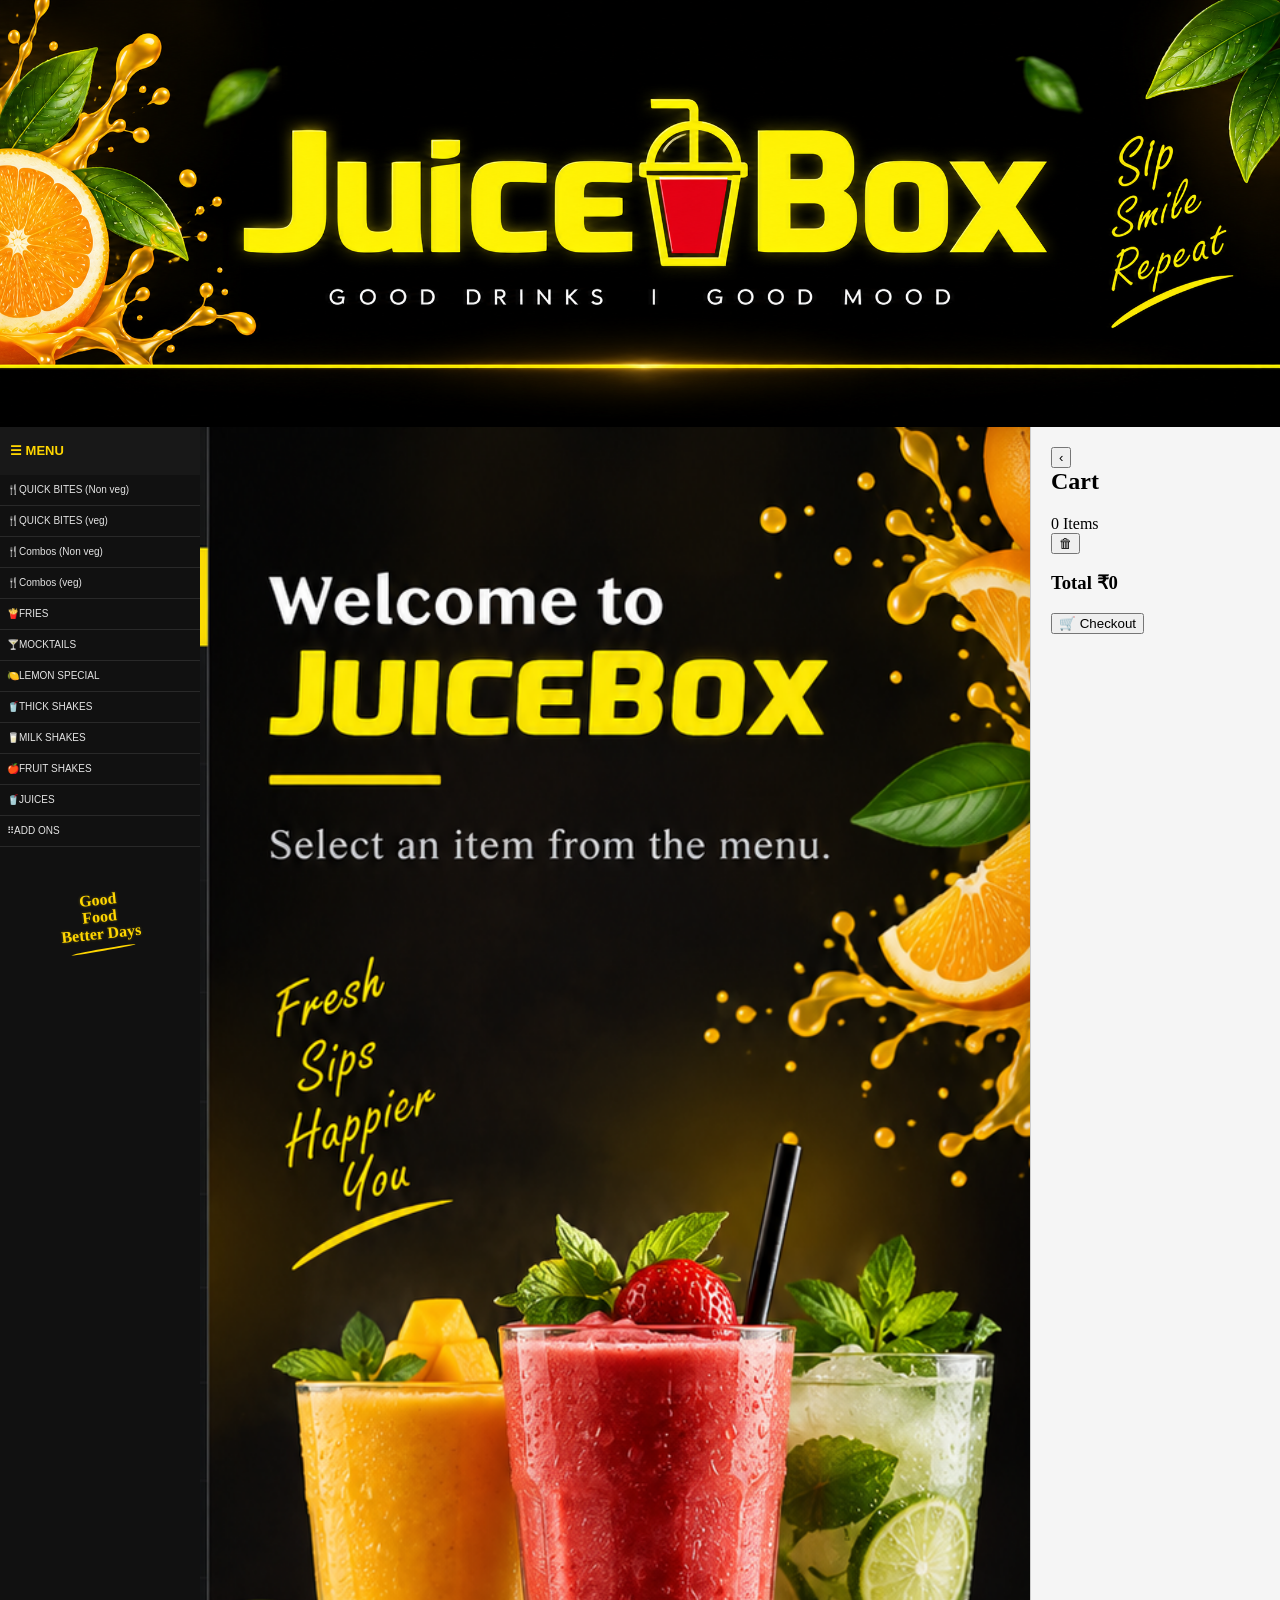
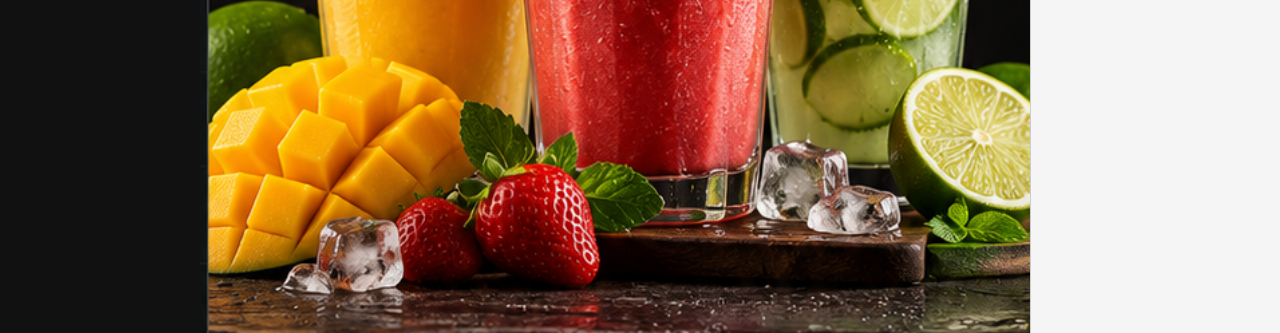
<file: index.html>
<!DOCTYPE html>
<html>

<head>
    <meta name="viewport" content="width=device-width, initial-scale=1.0">
    <title>Juice Box</title>
    <link rel="stylesheet" href="style.css">
</head>

<body>

    <!-- Top Header -->
    <section class="tophead">
        <img src="images/Logo/logobanner.png" alt="amlap">
    </section>

    <!-- Moving Welcome Text -->
    

    <!-- Main Area -->
    <div class="layout">

        <!-- Left Menu -->
        <aside class="side-menu">

            <h3>☰ MENU</h3>
            
            <a href="#">🍴QUICK BITES (Non veg)</a>
            <a href="#">🍴QUICK BITES (veg)</a>
            <a href="#">🍴Combos (Non veg)</a>
            <a href="#">🍴Combos (veg)</a>
            <a href="#">🍟FRIES</a>
            <a href="#"id="mocktailsButton">🍸MOCKTAILS</a>
            <a href="#"id="lemonspecialButton">🍋LEMON SPECIAL</a>
            <a href="#"id="thickshakesButton">🥤THICK SHAKES</a>
            <a href="#"id="milkshakesButton">🥛MILK SHAKES</a>
            <a href="#"id="fruitshakesButton">🍎FRUIT SHAKES</a>
            <a href="#" id="juiceButton">🥤JUICES</a>
            <a href="#">⠿ADD ONS</a>
            <div class="menu-tagline">
                <span>Good</span>
                <span>Food</span>
                <span>Better Days</span>
            </div>

        </aside>

        <!-- Main Content -->
        <!-- Main Content -->
<main class="main-content" id="mainContent">

    <div id="shopStatusMessage" class="shop-status-message"></div>

    <img src="images/Logo/juicebox_main_content.png" alt="JuiceBox">

</main>
        <aside class="cart" id="cart">

    <div class="cart-header">
        <button class="back-cart" onclick="closeCart()">‹</button>
        <div>
            <h2>Cart</h2>
            <span id="cartItemCount">0 Items</span>
        </div>

        <button class="clear-cart" onclick="clearCart()">🗑</button>
    </div>

    <div id="cartItems"></div>

    <div class="cart-total">
        <h3>
            <span>Total</span>
            <span>₹<span id="cartTotal">0</span></span>
        </h3>
    </div>

    <button id="checkoutButton" class="checkout-button">
        🛒 Checkout
    </button>
    <div id="billSection" style="display: none;">
        <button id="generateBillButton" class="generate-bill-button">
            🧾 Generate Bill
        </button>
    </div>

</aside>


<!-- Mobile Cart Bar -->
<div class="cart-mobile-bar" id="mobileCartBar" onclick="openCart()">

    <span class="cart-mobile-count" id="mobileCartCount">
        0 Items added
    </span>

    <span class="cart-mobile-view">
        View Cart ›
    </span>

</div>

    </div>
<script src="java.js"></script>
</body>

</html>
</file>
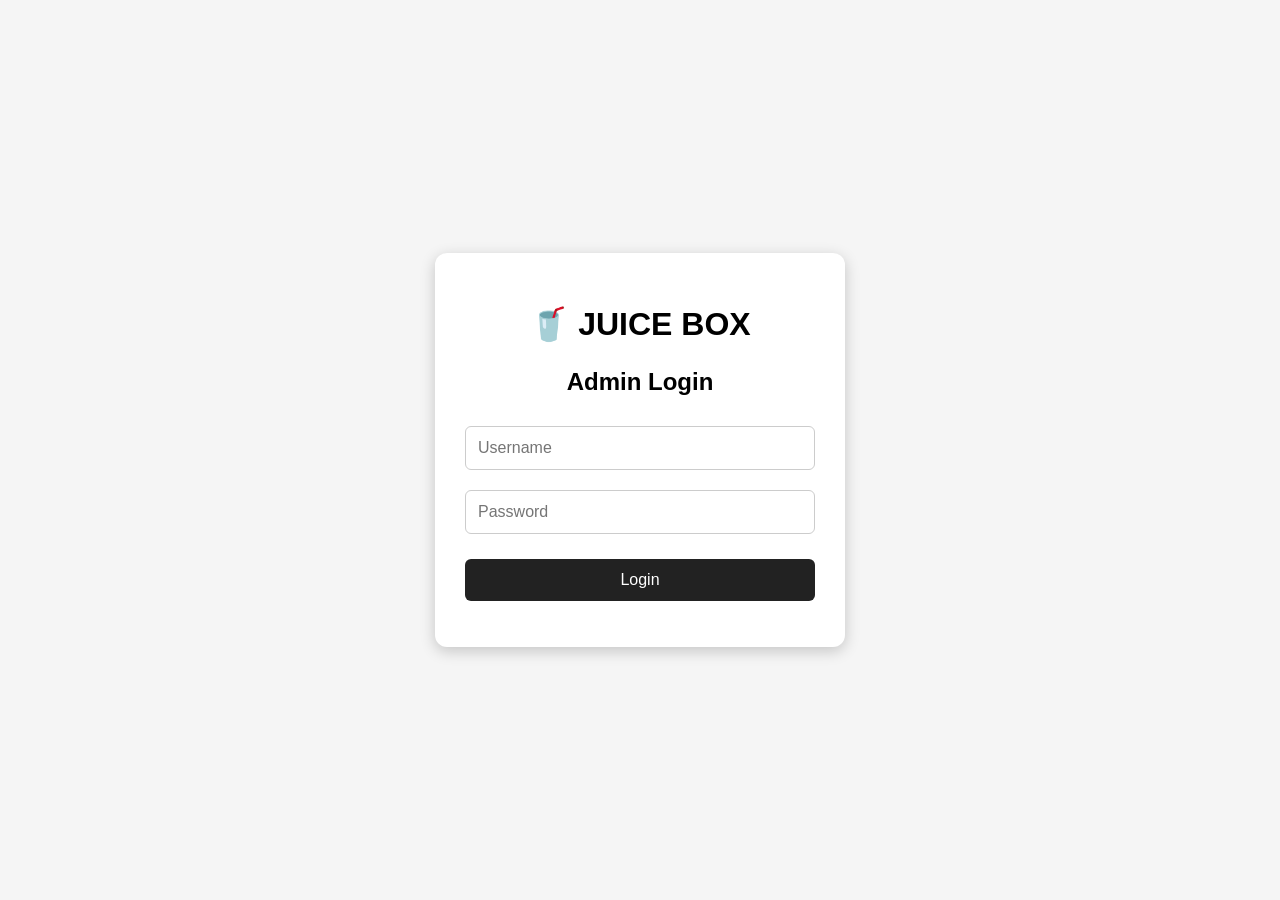
<file: login.html>
<!DOCTYPE html>
<html>
<head>
    <title>Juice Box Login</title>

    <style>
        body {
            margin: 0;
            font-family: Arial, sans-serif;
            background: #f5f5f5;

            display: flex;
            justify-content: center;
            align-items: center;

            height: 100vh;
        }

        .login-box {
            background: white;
            width: 350px;
            padding: 30px;
            border-radius: 12px;

            box-shadow: 0 4px 15px rgba(0, 0, 0, 0.2);

            text-align: center;
        }

        .login-box h1 {
            margin-bottom: 25px;
        }

        .login-box input {
            width: 100%;
            box-sizing: border-box;

            padding: 12px;
            margin: 10px 0;

            border: 1px solid #ccc;
            border-radius: 6px;

            font-size: 16px;
        }

        .login-box button {
            width: 100%;

            padding: 12px;
            margin-top: 15px;

            border: none;
            border-radius: 6px;

            background: #222;
            color: white;

            font-size: 16px;
            cursor: pointer;
        }

        .login-box button:hover {
            background: #444;
        }

        #message {
            margin-top: 15px;
            color: red;
        }
    </style>
</head>

<body>

    <div class="login-box">

        <h1>🥤 JUICE BOX</h1>

        <h2>Admin Login</h2>

        <input
            type="text"
            id="username"
            placeholder="Username"
        >

        <input
            type="password"
            id="password"
            placeholder="Password"
        >

        <button id="loginButton">
            Login
        </button>

        <p id="message"></p>

    </div>


    <script>

        document.getElementById("loginButton").addEventListener("click", function() {

            const username =
                document.getElementById("username").value;

            const password =
                document.getElementById("password").value;


            if (username === "" || password === "") {

                document.getElementById("message").textContent =
                    "Please enter username and password.";

                return;
            }


            fetch("http://127.0.0.1:5000/api/login", {

                method: "POST",

                headers: {
                    "Content-Type": "application/json"
                },

                body: JSON.stringify({
                    username: username,
                    password: password
                })

            })

            .then(response => response.json())

            .then(data => {

                if (data.message === "Login successful") {

                    if (data.user.role === "server_admin") {

                        window.location.href = "server-admin.html";

                    }
                    else if (data.user.role === "shop_owner") {

                        window.location.href = "shop-owner.html";

                    }

                }
                else {

                    document.getElementById("message").textContent =
                        data.message;

                }

            })

            .catch(error => {

                console.error("Login error:", error);

                document.getElementById("message").textContent =
                    "Unable to connect to server.";

            });

        });

    </script>

</body>
</html>
</file>
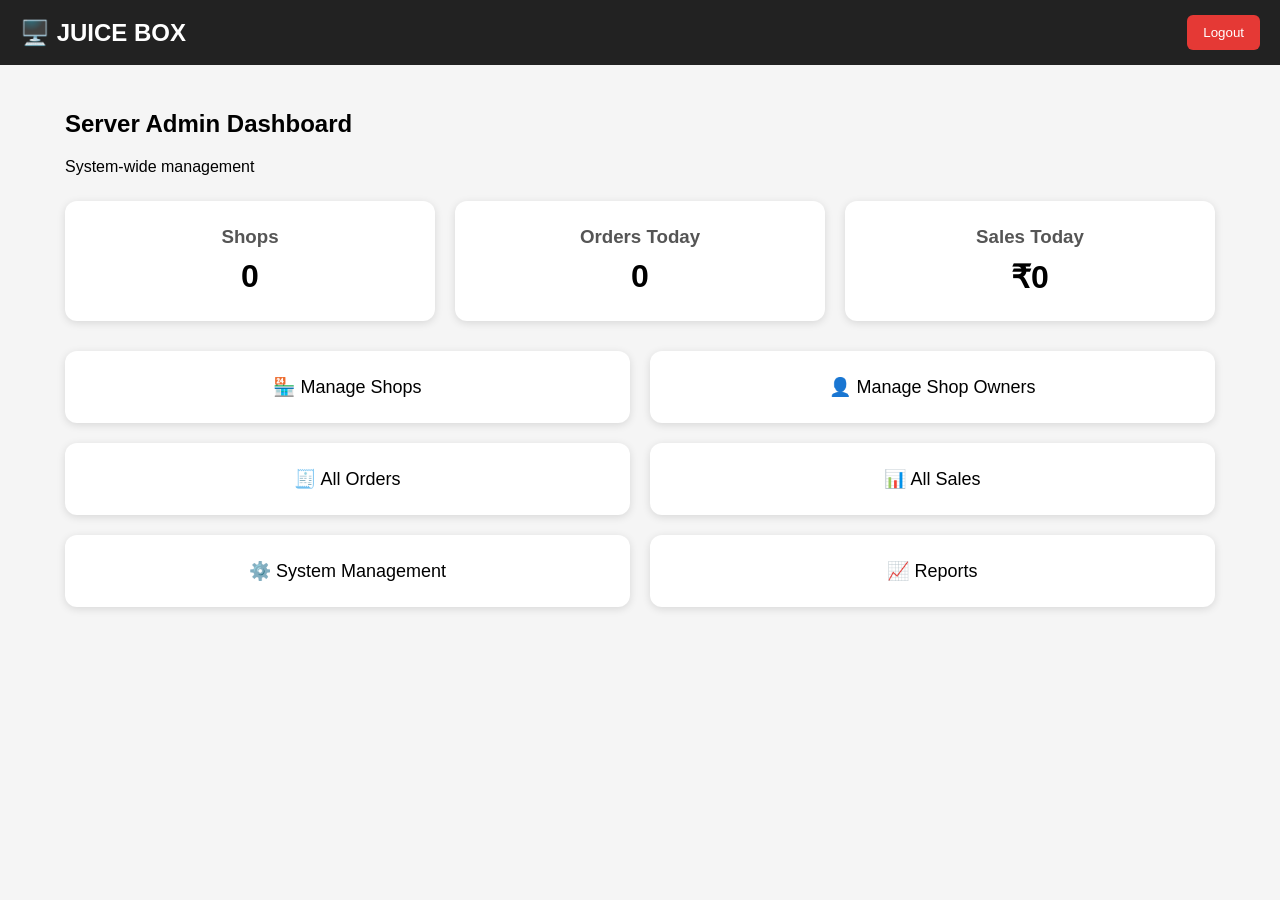
<file: server-admin.html>
<!DOCTYPE html>
<html>

<head>

    <meta charset="UTF-8">

    <meta name="viewport" content="width=device-width, initial-scale=1.0">

    <title>Juice Box - Server Admin</title>

    <style>

        * {
            box-sizing: border-box;
        }

        body {
            margin: 0;
            font-family: Arial, sans-serif;
            background: #f5f5f5;
        }

        /* HEADER */

        .header {
            background: #222;
            color: white;

            padding: 15px 20px;

            display: flex;
            justify-content: space-between;
            align-items: center;
        }

        .header h2 {
            margin: 0;
        }

        .logout-button {
            background: #e53935;
            color: white;

            border: none;
            padding: 10px 16px;

            border-radius: 6px;

            cursor: pointer;
        }


        /* MAIN */

        .main {
            max-width: 1200px;
            margin: auto;

            padding: 25px;
        }


        .welcome {
            margin-bottom: 25px;
        }


        /* SUMMARY */

        .summary {
            display: grid;

            grid-template-columns: repeat(3, 1fr);

            gap: 20px;

            margin-bottom: 30px;
        }


        .card {
            background: white;

            padding: 25px;

            border-radius: 12px;

            text-align: center;

            box-shadow: 0 2px 8px rgba(0,0,0,0.12);
        }


        .card h3 {
            margin: 0 0 10px;

            color: #555;
        }


        .card h1 {
            margin: 0;
        }


        /* MENU */

        .menu {
            display: grid;

            grid-template-columns: repeat(2, 1fr);

            gap: 20px;
        }


        .menu-button {
            background: white;

            border: none;

            padding: 25px;

            border-radius: 12px;

            font-size: 18px;

            cursor: pointer;

            box-shadow: 0 2px 8px rgba(0,0,0,0.12);
        }


        .menu-button:hover {
            background: #eeeeee;
        }


        /* MOBILE */

        @media (max-width: 600px) {

            .header {
                padding: 12px 15px;
            }

            .header h2 {
                font-size: 18px;
            }

            .main {
                padding: 15px;
            }

            .summary {
                grid-template-columns: 1fr;
            }

            .menu {
                grid-template-columns: 1fr;
            }

        }


        /* TABLET */

        @media (min-width: 601px) and (max-width: 900px) {

            .summary {
                grid-template-columns: repeat(2, 1fr);
            }

        }
        .shops-section {
    background: white;
    margin-top: 30px;
    padding: 25px;
    border-radius: 12px;

    box-shadow: 0 2px 8px rgba(0,0,0,0.12);
}

.shop-card {
    border: 1px solid #ddd;
    border-radius: 10px;

    padding: 20px;
    margin-top: 15px;
}

.shop-card h3 {
    margin-top: 0;
}

    </style>

</head>


<body>


    <!-- HEADER -->

    <div class="header">

        <h2>🖥️ JUICE BOX</h2>

        <button class="logout-button" onclick="logout()">
            Logout
        </button>

    </div>


    <!-- MAIN -->

    <div class="main">


        <div class="welcome">

            <h2>Server Admin Dashboard</h2>

            <p>
                System-wide management
            </p>

        </div>


        <!-- SUMMARY -->

        <div class="summary">


            <div class="card">

                <h3>Shops</h3>

                <h1 id="shopCount">
                    0
                </h1>

            </div>


            <div class="card">

                <h3>Orders Today</h3>

                <h1 id="ordersToday">
                    0
                </h1>

            </div>


            <div class="card">

                <h3>Sales Today</h3>

                <h1>
                    ₹<span id="salesToday">0</span>
                </h1>

            </div>


        </div>


        <!-- MENU -->

        <div class="menu">


            <button class="menu-button" onclick="loadShops()">
    🏪 Manage Shops
</button>


            <button class="menu-button" onclick="loadShopOwners()">
    👤 Manage Shop Owners
</button>


            <button class="menu-button" onclick="loadOrders()">
    🧾 All Orders
</button>


            <button class="menu-button">
                📊 All Sales
            </button>


            <button class="menu-button">
                ⚙️ System Management
            </button>


            <button class="menu-button">
                📈 Reports
            </button>


                </div>


        <div id="shopsSection" class="shops-section" style="display: none;">

    <h2>🏪 Manage Shops</h2>

    <div id="shopsList">
        Loading shops...
    </div>

</div>


<div id="ownersSection" class="shops-section" style="display: none;">

    <h2>👤 Manage Shop Owners</h2>

    <div id="ownersList">
        Loading shop owners...
    </div>

</div>
<div id="ordersSection" class="shops-section" style="display: none;">

    <h2>🧾 All Orders</h2>

    <div id="ordersList">
        Loading orders...
    </div>

</div>

    </div>


    <script>


        /* LOAD TODAY'S SALES */

        fetch("http://127.0.0.1:5000/api/admin/today")

            .then(response => response.json())

            .then(data => {

                document.getElementById("ordersToday").textContent =
                    data.orders;

                document.getElementById("salesToday").textContent =
                    data.sales;

            })

            .catch(error => {

                console.error(
                    "Error loading summary:",
                    error
                );

            });


        /* LOGOUT */

        function logout() {

            window.location.href = "login.html";

        }
        function loadShops() {
            

    const shopsSection =
        document.getElementById("shopsSection");

    const shopsList =
        document.getElementById("shopsList");

    shopsSection.style.display = "block";

    shopsList.innerHTML = "Loading shops...";


    fetch("http://127.0.0.1:5000/api/admin/shops")

        .then(response => response.json())

        .then(shops => {

            let html = "";


            if (shops.length === 0) {

                html = "<p>No shops found.</p>";

            }
            else {

                shops.forEach(function(shop) {

                    html += `
                        <div class="shop-card">

                            <h3>${shop.name}</h3>

                            <p>
                                <strong>Shop ID:</strong>
                                ${shop.id}
                            </p>

                            <p>
                                <strong>Status:</strong>
                                ${shop.status}
                            </p>

                            <p>
                                <strong>Shop Owner:</strong>
                                ${shop.owner || "Not assigned"}
                            </p>

                        </div>
                    `;

                });

            }


            shopsList.innerHTML = html;

        })

        .catch(error => {

            console.error(
                "Error loading shops:",
                error
            );

            shopsList.innerHTML =
                "<p>Unable to load shops.</p>";

        });

}
/* LOAD SHOP COUNT */

fetch("http://127.0.0.1:5000/api/admin/shops")

    .then(response => response.json())

    .then(shops => {

        document.getElementById("shopCount").textContent =
            shops.length;

    })

    .catch(error => {

        console.error(
            "Error loading shop count:",
            error
        );

    });
    function loadShopOwners() {

    const ownersSection =
        document.getElementById("ownersSection");

    const ownersList =
        document.getElementById("ownersList");

    ownersSection.style.display = "block";

    ownersList.innerHTML = "Loading shop owners...";


    fetch("http://127.0.0.1:5000/api/admin/shop-owners")

        .then(response => response.json())

        .then(owners => {

            let html = "";


            if (owners.length === 0) {

                html = "<p>No shop owners found.</p>";

            }
            else {

                owners.forEach(function(owner) {

                    html += `
                        <div class="shop-card">

                            <h3>👤 ${owner.username}</h3>

                            <p>
                                <strong>Owner ID:</strong>
                                ${owner.id}
                            </p>

                            <p>
                                <strong>Shop:</strong>
                                ${owner.shop_name || "Not assigned"}
                            </p>

                            <p>
                                <strong>Shop ID:</strong>
                                ${owner.shop_id || "Not assigned"}
                            </p>

                            <p>
                                <strong>Shop Status:</strong>
                                ${owner.shop_status || "N/A"}
                            </p>

                        </div>
                    `;

                });

            }


            ownersList.innerHTML = html;

        })

        .catch(error => {

            console.error(
                "Error loading shop owners:",
                error
            );

            ownersList.innerHTML =
                "<p>Unable to load shop owners.</p>";

        });

}   
function loadOrders() {

    const ordersSection =
        document.getElementById("ordersSection");

    const ordersList =
        document.getElementById("ordersList");

    ordersSection.style.display = "block";

    ordersList.innerHTML = "Loading orders...";


    fetch("http://127.0.0.1:5000/api/admin/orders")

        .then(response => response.json())

        .then(orders => {

            let html = "";


            if (orders.length === 0) {

                html = "<p>No orders found.</p>";

            }
            else {

                orders.forEach(function(order) {

                    let itemsHTML = "";

                    order.items.forEach(function(item) {

                        itemsHTML += `
                            <p>
                                ${item.name}
                                × ${item.quantity}
                                = ₹${item.price * item.quantity}
                            </p>
                        `;

                    });


                    html += `
                        <div class="shop-card">

                            <h3>🧾 Order #${order.id}</h3>

                            <p>
                                <strong>Date:</strong>
                                ${order.date}
                            </p>

                            <p>
                                <strong>Payment:</strong>
                                ${order.payment}
                            </p>

                            <h4>Items</h4>

                            ${itemsHTML}

                            <h3>
                                Total: ₹${order.total}
                            </h3>

                        </div>
                    `;

                });

            }


            ordersList.innerHTML = html;

        })

        .catch(error => {

            console.error(
                "Error loading orders:",
                error
            );

            ordersList.innerHTML =
                "<p>Unable to load orders.</p>";

        });

}


    </script>


</body>

</html>
</file>
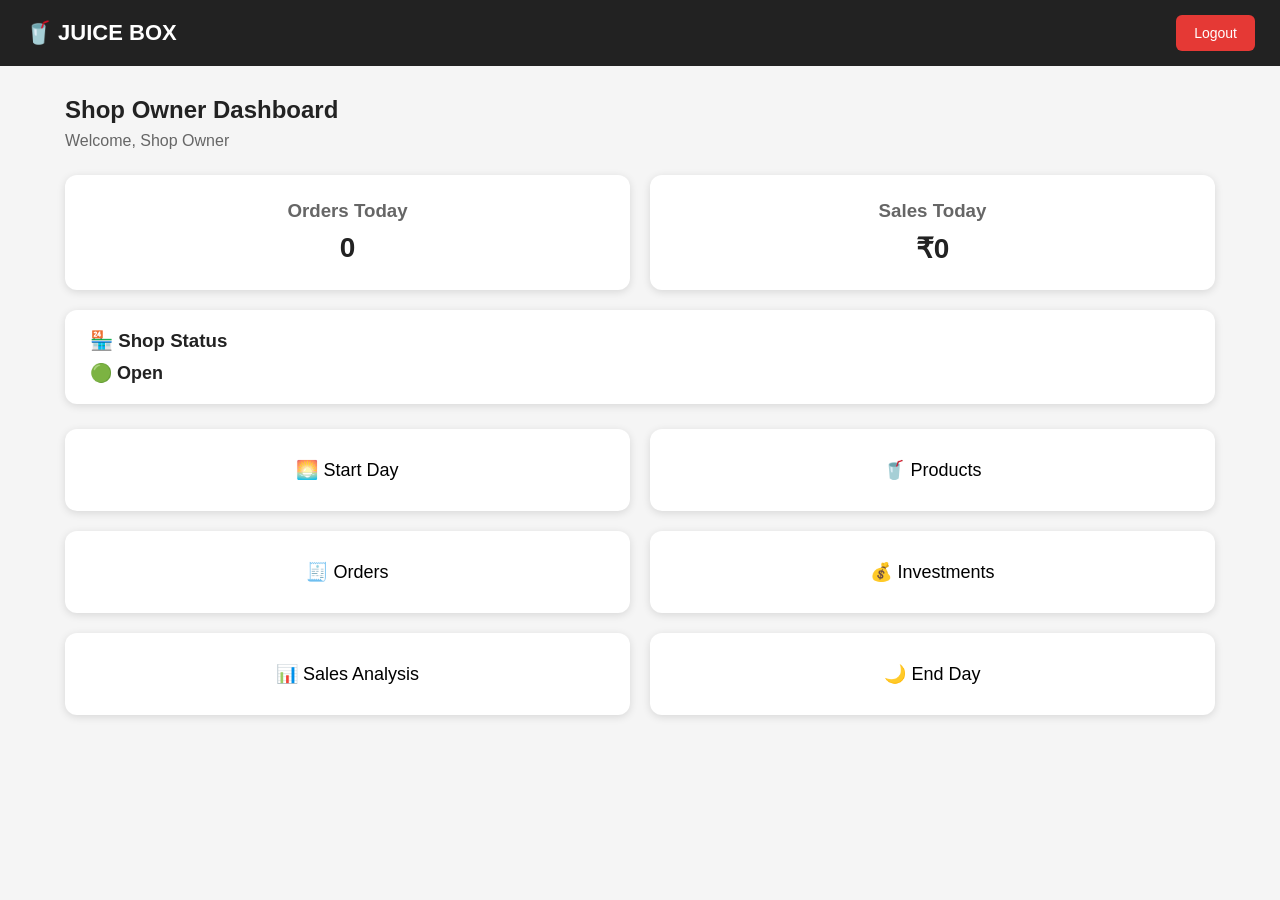
<file: shopowner.html>
<!DOCTYPE html>
<html lang="en">

<head>
    <meta charset="UTF-8">
    <meta name="viewport" content="width=device-width, initial-scale=1.0">

    <title>Juice Box - Shop Owner</title>

    <link rel="stylesheet" href="shop-owner.css">
</head>

<body>

    <!-- Header -->

    <header class="header">

        <div class="logo">
            🥤 JUICE BOX
        </div>

        <button class="logout-button" onclick="logout()">
            Logout
        </button>

    </header>


    <!-- Main Content -->

    <main class="main">

        <section class="welcome">

            <h1>Shop Owner Dashboard</h1>

            <p>Welcome, Shop Owner</p>

        </section>


        <!-- Summary -->

        <section class="summary">

            <div class="summary-card">

                <h3>Orders Today</h3>

                <h2 id="ordersToday">0</h2>

            </div>


            <div class="summary-card">

                <h3>Sales Today</h3>

                <h2>₹<span id="salesToday">0</span></h2>

            </div>

        </section>


        <!-- Shop Status -->

        <section class="status-card" onclick="showShopStatus()">

    <h3>🏪 Shop Status</h3>

    <p id="shopStatus">
        🟢 Open
    </p>

    <div id="statusOptions" class="status-options">

        <button onclick="setShopStatus('open', event)">
            🟢 Open
        </button>

        <button onclick="setShopStatus('break', event)">
            ⏸️ Break
        </button>

        <button onclick="setShopStatus('closed', event)">
            🔴 Closed
        </button>

    </div>

</section>


        <!-- Menu -->

        <section class="menu">

            <button class="menu-button">
                🌅 Start Day
            </button>

            <button class="menu-button">
                🥤 Products
            </button>

            <button class="menu-button">
                🧾 Orders
            </button>

            <button class="menu-button">
                💰 Investments
            </button>

            <button class="menu-button">
                📊 Sales Analysis
            </button>

            <button class="menu-button">
                🌙 End Day
            </button>

        </section>

    </main>


    <script src="shop-owner.js"></script>

</body>

</html>
</file>
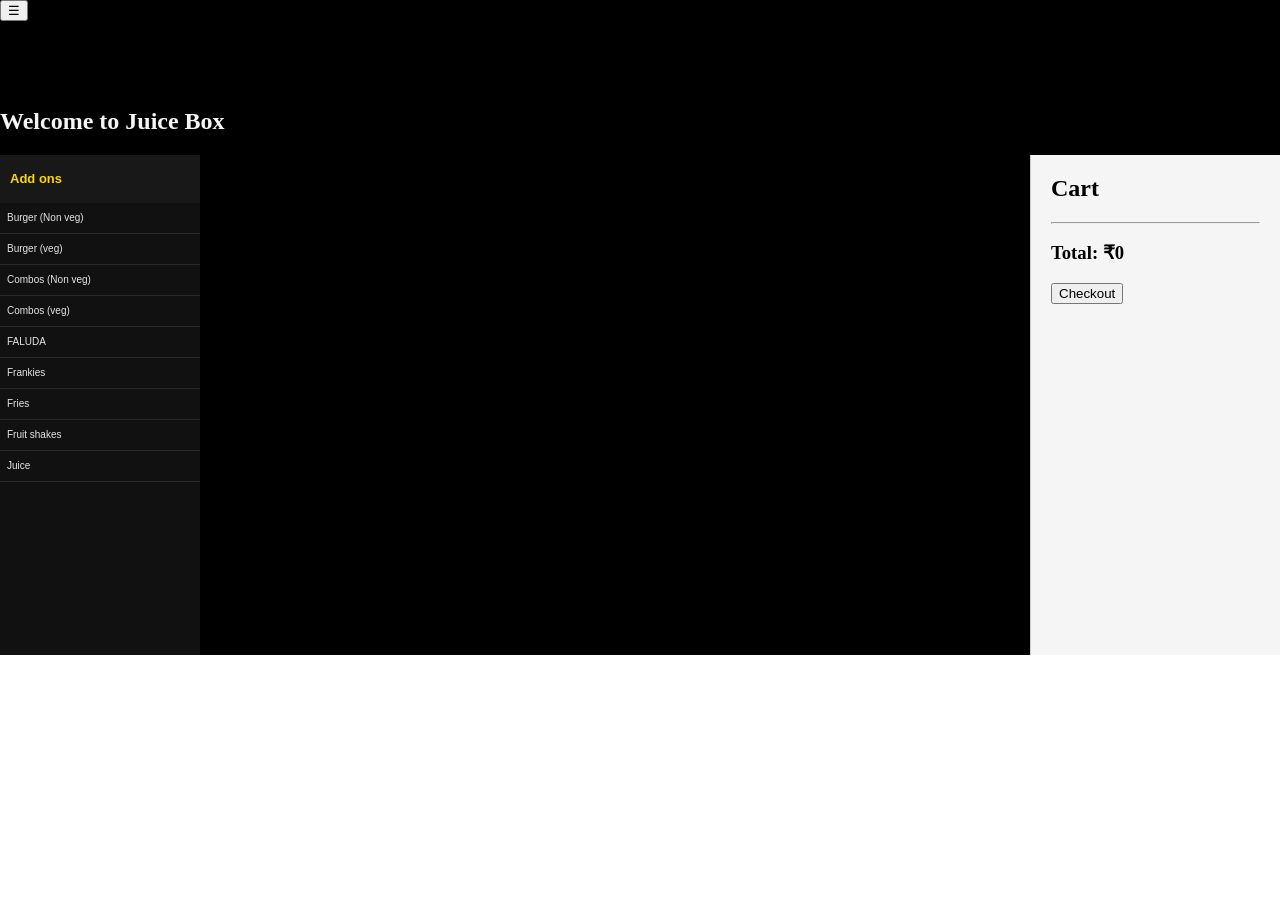
<file: traincss.html>
<!DOCTYPE html>
<html>

<head>
    <title>Juice Box</title>
    <meta name="viewport" content="width=device-width, initial-scale=1.0">
    <link rel="stylesheet" href="style.css">
</head>

<body>

    <!-- Top Header -->
    <section class="tophead">
        <button class="menu-button">☰</button>
        <h2>JUICE BOX</h2>
    </section>

    <!-- Moving Welcome Text -->
    <section class="secondhead">
        <h2>Welcome to Juice Box</h2>
    </section>

    <!-- Main Area -->
    <div class="layout">

        <!-- Left Menu -->
        <aside class="side-menu">

            <h3>Add ons</h3>

            <a href="#">Burger (Non veg)</a>
            <a href="#">Burger (veg)</a>
            <a href="#">Combos (Non veg)</a>
            <a href="#">Combos (veg)</a>
            <a href="#">FALUDA</a>
            <a href="#">Frankies</a>
            <a href="#">Fries</a>
            <a href="#">Fruit shakes</a>
            <a href="#" id="juiceButton">Juice</a>

        </aside>

        <!-- Main Content -->
        <main class="main-content" id="mainContent">

            <h2>Welcome to Juice Box</h2>

            <p>Select an item from the menu.</p>

        </main>
        <aside class="cart">

            <h2>Cart</h2>
        
            <div id="cartItems"></div>
        
            <hr>
        
            <h3>Total: ₹<span id="cartTotal">0</span></h3>
            <button id="checkoutButton">Checkout</button>
        
        </aside>

    </div>
<script src="java.js"></script>
</body>

</html>
</file>
<file: style.css>
/* =========================
   TOP HEADER
========================= */
body {
    margin: 0;
    padding: 0;

    width: 100%;
    min-height: 100%;

    overflow-x: hidden;
}

.tophead {
    width: 100%;
    height: auto;

    margin: 0;
    padding: 0;

    background: #000000;

    overflow: hidden;
    box-sizing: border-box;
}

.tophead img {
    width: 100%;
    height: auto;

    display: block;

    margin: 0;
    padding: 0;
}

/* Mobile */
@media (max-width: 768px) {

    .tophead {
        width: 100%;
        height: auto;

        margin: 0;
        padding: 0;

        background: #000000;

        overflow: hidden;
        box-sizing: border-box;
    }

    .tophead img {
        width: 100%;
        height: auto;

        display: block;

        margin: 0;
        padding: 0;
    }
}
/* =========================
   MOVING WELCOME TEXT
========================= */

.secondhead {
    width: 100%;
    overflow: hidden;

    background-color: black;
    color: whitesmoke;
}

.secondhead h2 {
    white-space: nowrap;
    animation: runningText 10s linear infinite;
}

@keyframes runningText {

    from {
        transform: translateX(-100%);
    }

    to {
        transform: translateX(100%);
    }

}


/* =========================
   LEFT MENU - RESET
========================= */

.side-menu {
    width: 200px !important;
    min-height: 500px !important;
    height: auto;
    min-height: 100%;
    align-self: stretch;

    margin: 0 !important;
    padding: 0 !important;

    background: #111111 !important;

    border: 0 !important;
    border-left: 0 !important;
    border-right: 0 !important;
    border-top: 0 !important;
    border-bottom: 0 !important;

    outline: 0 !important;

    box-shadow: none !important;

    box-sizing: border-box !important;

    overflow: hidden;
}


/* =========================
   MENU TITLE
========================= */

.side-menu h3 {
    margin: 0 !important;
    padding: 0 10px !important;

    height: 48px;

    display: flex;
    align-items: center;

    background: #181818 !important;

    color: #FFD600 !important;

    font-family: Arial, sans-serif;
    font-size: 13px;
    font-weight: bold;

    border: 0 !important;
    outline: 0 !important;

    box-shadow: none !important;

    box-sizing: border-box;
}


/* =========================
   LINKS
========================= */

.side-menu a {
    display: block;

    width: 100%;

    margin: 0 !important;
    padding: 9px 7px !important;

    box-sizing: border-box;

    background: #111111 !important;

    color: #E5E5E5 !important;

    text-decoration: none;

    font-family: Arial, sans-serif;
    font-size: 10px;
    font-weight: 500;

    line-height: 1.2;

    border: 0 !important;
    outline: 0 !important;

    border-bottom: 1px solid #292929 !important;

    box-shadow: none !important;
}


/* =========================
   HOVER
========================= */

.side-menu a:hover {
    background: #FFD600 !important;
    color: #000000 !important;
}

/* =========================
   MENU TAGLINE
========================= */

.menu-tagline {
    margin-top: 35px;
    padding: 10px 8px;

    text-align: center;

    color: #FFD600;

    font-family: "Brush Script MT", "Segoe Script", cursive;

    font-size: 16px;
    font-weight: 600;

    line-height: 1.05;

    transform: rotate(-6deg);

    text-shadow:
        0 0 3px rgba(255, 214, 0, 0.35);
}

.menu-tagline span {
    display: block;
}

.menu-tagline::after {
    content: "";

    display: block;

    width: 65px;
    height: 2px;

    margin: 7px auto 0;

    background: #FFD600;

    border-radius: 50%;

    transform: rotate(-4deg);
}

@media (max-width: 768px) {

    .side-menu {
        flex: 0 0 105px;
    
        width: 105px;
        min-width: 105px;
        max-width: 105px;
    
        height: auto;
        min-height: 100%;
        align-self: stretch;
    
        margin: 0;
        padding: 0;
    
        background: #111111;
    
        border: none !important;
        outline: none !important;
        box-shadow: none !important;
    
        box-sizing: border-box;
        overflow: hidden;
    }

    .side-menu h3 {
        height: 45px;

        margin: 0 !important;
        padding: 0 5px !important;

        display: flex;
        align-items: center;
        justify-content: center;

        background: #181818 !important;

        color: #FFD600 !important;

        font-size: 11px;
        font-weight: bold;

        box-sizing: border-box;
    }

    .side-menu a {
        display: block;

        width: 100%;

        margin: 0 !important;
        padding: 7px 6px !important;

        box-sizing: border-box;

        background: #111111 !important;

        color: #E5E5E5 !important;

        font-size: 9px;
        font-weight: 600;

        line-height: 1.2;

        white-space: normal;
        overflow-wrap: break-word;

        text-decoration: none;

        border-bottom: 1px solid #292929;
    }

    .side-menu a:hover {
        background: #FFD600 !important;
        color: #000000 !important;
    }

    /* GOOD FOOD BETTER DAYS */
    .menu-tagline {
        margin-top: 30px !important;
        padding: 8px 3px !important;

        text-align: center;

        color: #FFD600 !important;

        font-family: "Brush Script MT",
                     "Segoe Script",
                     cursive;

        font-size: 14px;
        font-weight: 600;

        line-height: 1.05;

        transform: rotate(-6deg);
    }

    .menu-tagline span {
        display: block;
    }

    .menu-tagline::after {
        content: "";

        display: block;

        width: 60px;
        height: 2px;

        margin: 6px auto 0;

        background: #FFD600;

        border-radius: 50%;

        transform: rotate(-4deg);
    }
}
/* =========================
   MAIN CONTENT
========================= */

.main-content {
    flex: 1 1 auto;

    width: auto;
    min-width: 0;

    margin: 0 !important;
    padding: 0 !important;

    background: #000000;

    border: none !important;
    outline: none !important;

    box-sizing: border-box;

    overflow: hidden;
}

.main-content img {
    display: block;

    width: 100%;
    height: 100%;

    margin: 0 !important;
    padding: 0 !important;

    border: none !important;

    object-fit: fill;
    object-position: center;
}


/* =========================
   MOBILE MAIN CONTENT
========================= */

@media (max-width: 768px) {

    .main-content {
        flex: 1 1 auto;
        margin-top: 0;

        width: auto !important;
        min-width: 0;

        margin: 0 !important;
        padding: 0 !important;

        min-height: calc(100vh - 75px);

        background: #000000;

        overflow: hidden;
    }

    .main-content img {
        display: block;

        width: 100% !important;
        height: 100%;

        margin: 0 !important;
        padding: 0 !important;

        object-fit: fill;
        object-position: center top;
    }
}

/* =========================
   PRODUCT CONTAINER
========================= */

.product-container {
    display: flex;
    flex-wrap: wrap;

    gap: 20px;
}


/* =========================
   PRODUCT CARD
========================= */

.product-card {
    width: 180px;

    padding: 10px;

    border: 1px solid #dddddd;
    border-radius: 12px;

    background-color: #fff8ed;

    box-sizing: border-box;

    overflow: hidden;

    box-shadow: 0 2px 6px rgba(0, 0, 0, 0.12);
}


/* =========================
   PRODUCT IMAGE
========================= */

.product-card img {
    width: 100%;

    height: 150px;

    object-fit: contain;

    display: block;

    border-radius: 8px;

    margin: 0 0 8px 0;
}


/* =========================
   PRODUCT NAME
========================= */

.product-card h3 {
    font-size: 14px;
    margin: 6px 2px 4px 2px;
    line-height: 1.2;
    white-space: normal;
    overflow-wrap: anywhere;
    min-height: 34px;
}


/* =========================
   PRODUCT PRICE
========================= */

.product-card p {
    margin: 8px 0;

    font-size: 15px;

    font-weight: 500;
}


/* =========================
   ADD TO CART BUTTON
========================= */

.product-card button {
    width: 100%;

    padding: 9px 10px;

    border: none;
    border-radius: 2px;

    background-color: darkslategrey;

    color: white;

    cursor: pointer;

    font-size: 14px;
}

.product-card button:hover {
    opacity: 0.9;
}


/* =========================
   CART
========================= */

.cart {
    width: 250px;

    min-height: 500px;

    padding: 20px;

    background-color: #f5f5f5;

    border-left: 1px solid #cccccc;

    box-sizing: border-box;
}

.cart h2 {
    margin-top: 0;
}

.cart-item {
    border-bottom: 1px solid #cccccc;

    padding: 10px 0;
}

.cart-item h3 {
    margin: 5px 0;
}

.cart-item p {
    margin: 5px 0;
}

.cart-item button {
    padding: 5px 10px;

    margin: 5px;

    cursor: pointer;
}

.cart-item span {
    margin: 0 10px;

    font-weight: bold;
}


/* =========================
   MOBILE CART BAR
========================= */

.cart-mobile-bar {
    display: none;
}


/* =====================================================
   MOBILE RESPONSIVE DESIGN
===================================================== */

@media (max-width: 768px) {

    /* =========================
       HEADER
    ========================= */

   

    .menu-button {
        font-size: 22px;
    }


    /* =========================
       MOVING TEXT
    ========================= */

    .secondhead h2 {
        font-size: 18px;
    }


    /* =========================
       PRODUCT CONTAINER
    ========================= */

    .product-container {
        display: grid;

        grid-template-columns: repeat(2, minmax(0, 1fr));

        gap: 8px;

        width: 100%;
    }


    /* =========================
       PRODUCT CARD
    ========================= */

    .product-card {
        width: 100%;

        padding: 6px;

        border-radius: 10px;

        background-color: #F0E8FF;

        box-sizing: border-box;

        overflow: hidden;
        display: flex;
        flex-direction: column;
    }


    /* =========================
       MOBILE PRODUCT IMAGE
    ========================= */

    .product-card img {
        width: 100%;

        height: 120px;

        object-fit: contain;

        display: block;

        border-radius: 7px;

        margin: 0;
    }


    /* =========================
       MOBILE PRODUCT NAME
    ========================= */


    /* =========================
       MOBILE PRICE
    ========================= */

    .product-card p {
        font-size: 13px;
        margin: 5px 2px;
        min-height: 18px;
    }

    .product-type {
        font-weight: bold;
    }

    .product-description {
        font-size: 11px;
        font-weight: normal;
    }

    /* =========================
       MOBILE BUTTON
    ========================= */

    .product-card button {
        width: 100%;

        padding: 8px 3px;

        font-size: 12px;

        border-radius: 2px;
    }


    /* =========================
       HIDE DESKTOP CART
    ========================= */

    .cart {
        display: none;
    }


    /* =========================
       MOBILE CART BAR
    ========================= */

    .cart-mobile-bar {
        display: flex;

        position: fixed;

        left: 10px;
        right: 10px;

        bottom: 10px;

        height: 55px;

        padding: 0 18px;

        box-sizing: border-box;

        background-color: #20b276;

        color: white;

        border-radius: 20px;

        align-items: center;

        justify-content: space-between;

        font-size: 15px;

        font-weight: bold;

        box-shadow: 0 3px 15px rgba(0, 0, 0, 0.25);

        z-index: 9999;

        cursor: pointer;
    }


    .cart-mobile-count {
        text-align: left;
    }


    .cart-mobile-view {
        text-align: right;
    }

}
@media (max-width: 768px) {

    .cart.cart-open {
        display: block !important;

        position: fixed;
        top: 70px;
        left: 10px;
        right: 10px;
        bottom: 80px;

        width: auto !important;
        min-height: 0 !important;

        padding: 15px;

        background: white;

        border: 1px solid #cccccc;
        border-radius: 15px;

        overflow-y: auto;

        z-index: 9999;

        box-shadow: 0 3px 20px rgba(0, 0, 0, 0.3);
    }

}
@media (max-width: 768px) {

    .cart.cart-open {
        display: block !important;

        position: fixed;

        top: 60px;
        left: 10px;
        right: 10px;
        bottom: 75px;

        width: auto !important;
        min-height: 0 !important;

        padding: 20px;

        background: #fff8ed;

        border: none;
        border-radius: 20px;

        overflow-y: auto;

        z-index: 9999;

        box-shadow: 0 5px 25px rgba(0, 0, 0, 0.25);

        box-sizing: border-box;
    }

    /* Cart heading */

    .cart.cart-open .cart-header {
        display: grid;
    
        grid-template-columns: 40px 1fr 40px;
    
        align-items: center;
    
        padding: 5px 0 15px 0;
    
        border-bottom: 1px solid #eeeeee;
    
        text-align: center;
    }
    .cart.cart-open .cart-header h2 {
        display: block;

        margin: 0;

        font-size: 24px;
    }

    .cart.cart-open #cartItemCount {
        display: block;

        margin-top: 4px;

        font-size: 14px;

        color: #777;
    }
    * Back button */

.cart.cart-open .back-cart {
    display: flex;

    width: 38px;
    height: 38px;

    align-items: center;
    justify-content: center;

    padding: 0;

    border: none;

    border-radius: 50%;

    background: #eeeeee;

    color: #555;

    font-size: 28px;

    line-height: 1;

    cursor: pointer;
}

    /* Clear button */

    .cart.cart-open .clear-cart {
        display: block;

        border: none;

        background: #eeeeee;

        border-radius: 50%;

        width: 38px;
        height: 38px;

        cursor: pointer;
    }

    /* Cart items */

    .cart.cart-open #cartItems {
        display: block;

        margin-top: 15px;
    }

    .cart.cart-open .cart-item {
        display: block;
    
        background: #ffffff;
    
        border: 1px solid #eeeeee;
    
        border-radius: 14px;
    
        padding: 14px;
    
        margin-bottom: 12px;
    
        box-shadow: 0 2px 8px rgba(0, 0, 0, 0.06);
    
        box-sizing: border-box;
    }

    .cart.cart-open .cart-item h3 {
        margin: 0 0 6px 0;
    
        font-size: 17px;
        font-weight: 700;
    
        color: #222;
    
        line-height: 1.3;
    }

    .cart.cart-open .cart-item p {
        margin: 0 0 12px 0;

        font-size: 15px;
        font-weight: 600;
    
        color: #20b276;
    }
    .cart.cart-open .cart-item-top {
        display: flex;
    
        align-items: center;
        justify-content: space-between;
    
        width: 100%;
    
        margin-bottom: 12px;
    }
    .cart.cart-open .cart-item-top h3 {
        margin: 0;
    
        font-size: 17px;
        font-weight: 700;
    
        color: #222;
    
        line-height: 1.3;
    }
    
    /* Price */
    
    .cart.cart-open .cart-item-top p {
        margin: 0;
    
        font-size: 15px;
        font-weight: 600;
    
        color: #20b276;
    
        white-space: nowrap;
    }

    /* Quantity buttons */

    .cart.cart-open .cart-item button {
        width: 36px;
    height: 36px;

    padding: 0;
    margin: 0;

    border: 1px solid #dddddd;
    border-radius: 9px;

    background-color: #ffffff;

    color: #333333;

    font-size: 18px;
    font-weight: 600;

    cursor: pointer;

    display: inline-flex;
    align-items: center;
    justify-content: center;
    }

    .cart.cart-open .cart-item span {
        display: inline-flex;

        width: 30px;
        height: 36px;
    
        margin: 0 6px;
    
        align-items: center;
        justify-content: center;
    
        font-size: 16px;
        font-weight: 600;
    
        color: #333333;
    }

    /* Total */

    .cart.cart-open .cart-total {
        display: block;

    margin-top: 16px;
    padding: 16px;

    background: #ffffff;

    border-radius: 14px;

    box-shadow: 0 2px 8px rgba(0, 0, 0, 0.05);

    box-sizing: border-box;
    }

    .cart.cart-open .cart-total h3 {
        display: flex;

        align-items: center;
        justify-content: space-between;
    
        margin: 0;
    
        font-size: 17px;
        font-weight: 700;
    
        color: #222;
    }

    /* Checkout */

    .cart.cart-open #checkoutButton {
        display: block;

    width: 100%;

    margin-top: 14px;

    padding: 14px;

    border: none;
    border-radius: 12px;

    background-color: #20b276;

    color: white;

    font-size: 17px;
    font-weight: bold;

    cursor: pointer;

    box-sizing: border-box;
    }
}
@media (max-width: 768px) {

    .cart.cart-open ~ .cart-mobile-bar {
        display: none !important;
    }

}
@media (max-width: 768px) {

    .back-cart {
        width: 38px;
        height: 38px;

        border: none;
        border-radius: 50%;

        background: #eeeeee;

        font-size: 28px;

        cursor: pointer;
    }

}
@media (max-width: 768px) {

    .cart.cart-open .empty-cart {
        display: flex;

        flex-direction: column;

        align-items: center;
        justify-content: center;

        text-align: center;

        padding: 50px 20px;

        color: #777;
    }

    .cart.cart-open .empty-cart-icon {
        font-size: 45px;

        margin-bottom: 10px;
    }

    .cart.cart-open .empty-cart h3 {
        margin: 5px 0;

        font-size: 18px;

        color: #333;
    }

    .cart.cart-open .empty-cart p {
        margin: 5px 0;

        font-size: 14px;

        color: #777;
    }

}
@media (max-width: 768px) {

    .generate-bill-button {
        width: 100%;
        padding: 13px;

        border-radius: 12px;

        font-size: 16px;
    }

}
/* Bill */

.bill {
    max-width: 500px;
    margin: 20px auto;
    padding: 25px;
    background: white;
    border-radius: 15px;
    box-shadow: 0 2px 10px rgba(0,0,0,0.1);
    box-sizing: border-box;
}

.bill h2 {
    text-align: center;
    margin: 0;
    font-size: 26px;
}

.bill > p {
    text-align: center;
    margin: 5px 0;
}

.bill hr {
    border: none;
    border-top: 1px solid #ddd;
    margin: 15px 0;
}

.bill table {
    width: 100%;
    border-collapse: collapse;
    margin-top: 10px;
}

.bill th,
.bill td {
    padding: 8px 4px;
    border-bottom: 1px solid #eee;
    text-align: left;
}

.bill th {
    font-size: 13px;
}

.bill td {
    font-size: 13px;
}

.bill h3 {
    display: flex;
    justify-content: flex-end;
    margin-top: 15px;
    font-size: 20px;
}

.bill button {
    width: 100%;
    margin-top: 20px;
    padding: 12px;
    border: none;
    border-radius: 10px;
    background: #20b276;
    color: white;
    font-size: 16px;
    font-weight: bold;
    cursor: pointer;
}

.layout {
    display: flex;
    width: 100%;
    margin: 0;
    padding: 0;
    gap: 0;
    box-sizing: border-box;
    align-items: stretch;
}
.shop-status-message {
    display: none;

    width: 100%;

    padding: 15px;

    margin-bottom: 20px;

    border-radius: 8px;

    text-align: center;

    font-weight: bold;

    font-size: 18px;

    background: #eeeeee;
}
</file>
<file: shop-owner.css>
* {
    box-sizing: border-box;
}


body {
    margin: 0;
    font-family: Arial, sans-serif;
    background: #f5f5f5;
    color: #222;
}


/* Header */

.header {
    background: #222;
    color: white;

    padding: 15px 25px;

    display: flex;
    justify-content: space-between;
    align-items: center;
}


.logo {
    font-size: 22px;
    font-weight: bold;
}


.logout-button {
    background: #e53935;
    color: white;

    border: none;

    padding: 10px 18px;

    border-radius: 6px;

    cursor: pointer;

    font-size: 14px;
}


.logout-button:hover {
    background: #c62828;
}


/* Main */

.main {
    max-width: 1200px;

    margin: auto;

    padding: 30px 25px;
}


/* Welcome */

.welcome {
    margin-bottom: 25px;
}


.welcome h1 {
    margin: 0 0 8px;
}


.welcome p {
    margin: 0;
    color: #666;
}


/* Summary */

.summary {
    display: grid;

    grid-template-columns: repeat(2, 1fr);

    gap: 20px;

    margin-bottom: 20px;
}


.summary-card {
    background: white;

    padding: 25px;

    border-radius: 12px;

    box-shadow: 0 2px 8px rgba(0, 0, 0, 0.12);

    text-align: center;
}


.summary-card h3 {
    margin: 0 0 10px;

    color: #666;
}


.summary-card h2 {
    margin: 0;

    font-size: 28px;
}


/* Shop Status */

.status-card {
    background: white;

    padding: 20px 25px;

    border-radius: 12px;

    box-shadow: 0 2px 8px rgba(0, 0, 0, 0.12);

    margin-bottom: 25px;
}


.status-card h3 {
    margin: 0 0 10px;
}


.status-card p {
    margin: 0;

    font-size: 18px;

    font-weight: bold;
}


/* Menu */

.menu {
    display: grid;

    grid-template-columns: repeat(2, 1fr);

    gap: 20px;
}


.menu-button {
    background: white;

    border: none;

    padding: 30px 20px;

    border-radius: 12px;

    font-size: 18px;

    cursor: pointer;

    box-shadow: 0 2px 8px rgba(0, 0, 0, 0.12);
}


.menu-button:hover {
    background: #eeeeee;
}


/* Mobile */

@media (max-width: 600px) {

    .header {
        padding: 12px 15px;
    }


    .logo {
        font-size: 18px;
    }


    .main {
        padding: 20px 15px;
    }


    .summary {
        grid-template-columns: 1fr;
    }


    .menu {
        grid-template-columns: 1fr;
    }


    .menu-button {
        padding: 22px 15px;
    }

}
/* Shop Status */

.status-card {
    cursor: pointer;
}


.status-options {
    display: none;

    margin-top: 20px;

    gap: 12px;

    flex-wrap: wrap;
}


.status-options button {
    border: none;

    padding: 12px 20px;

    border-radius: 8px;

    font-size: 16px;

    cursor: pointer;

    background: #eeeeee;
}


.status-options button:hover {
    background: #dddddd;
}


.status-options.show {
    display: flex;
}
</file>
